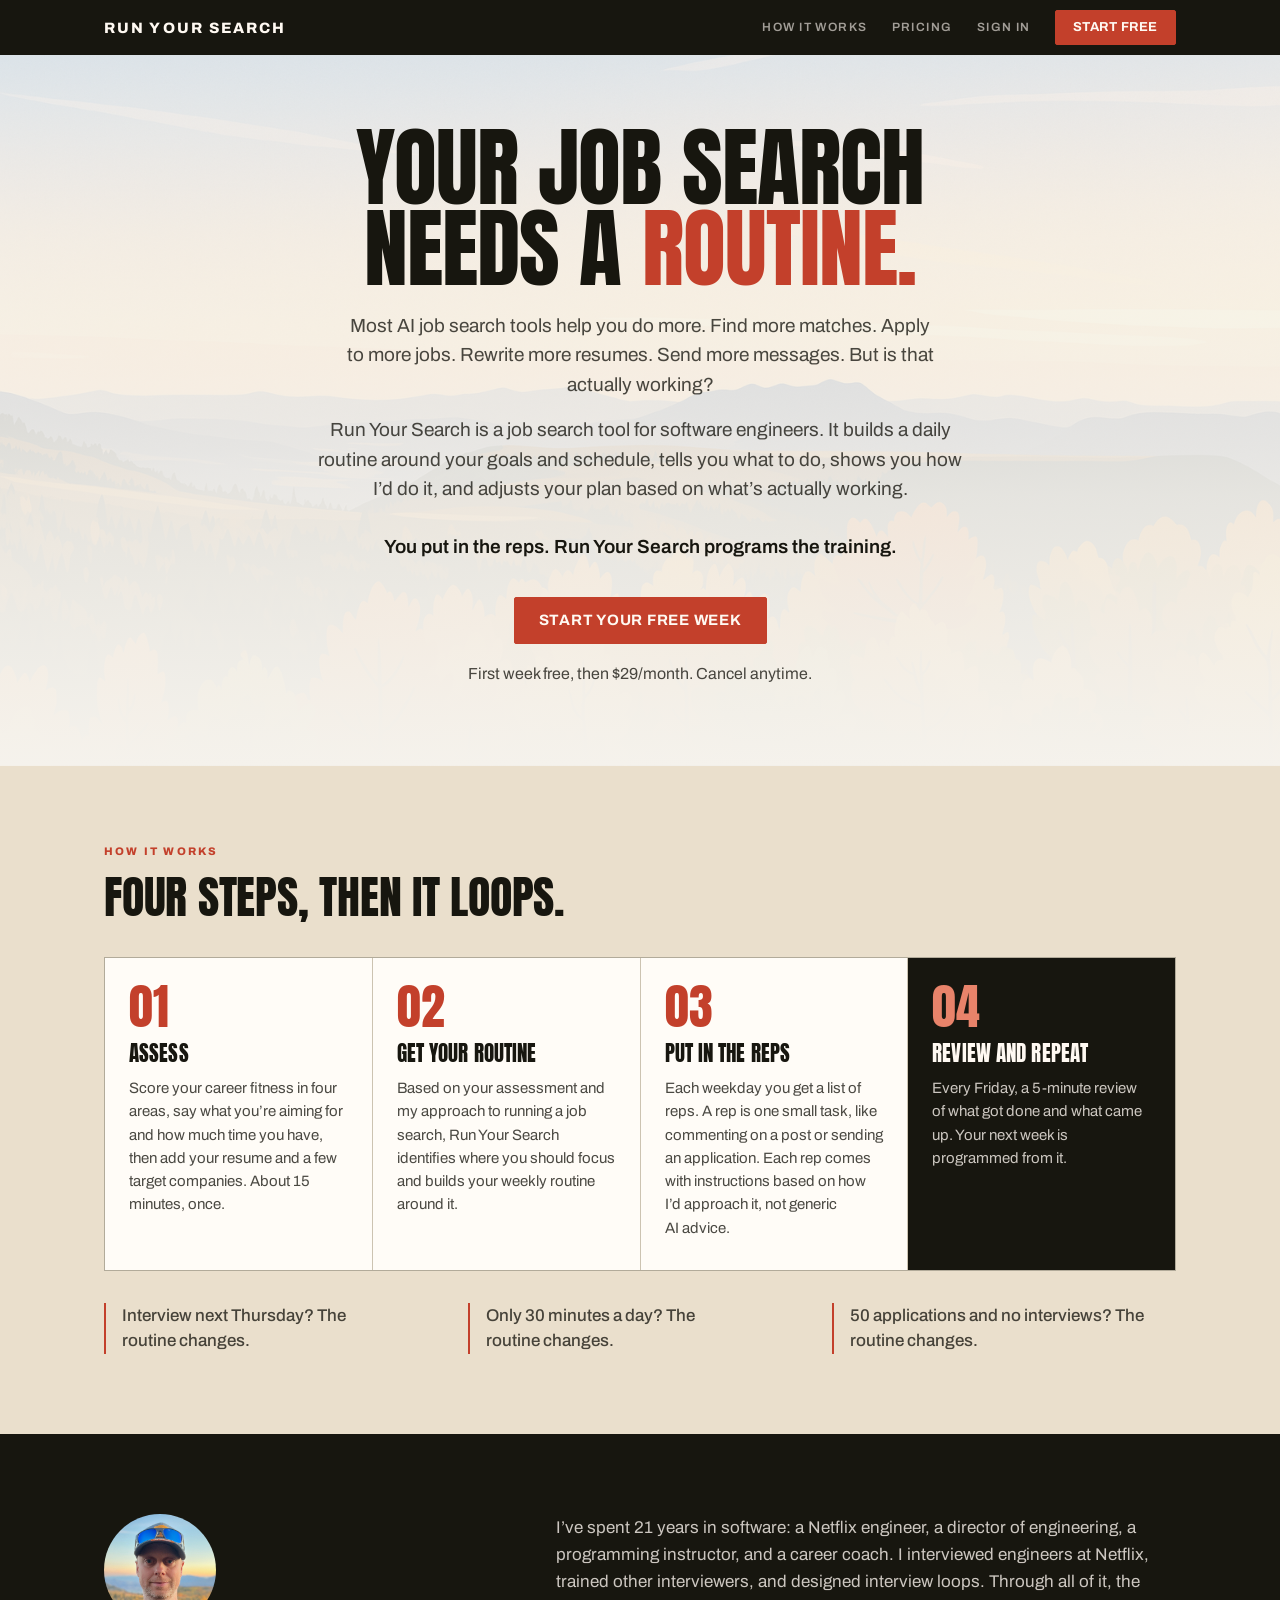
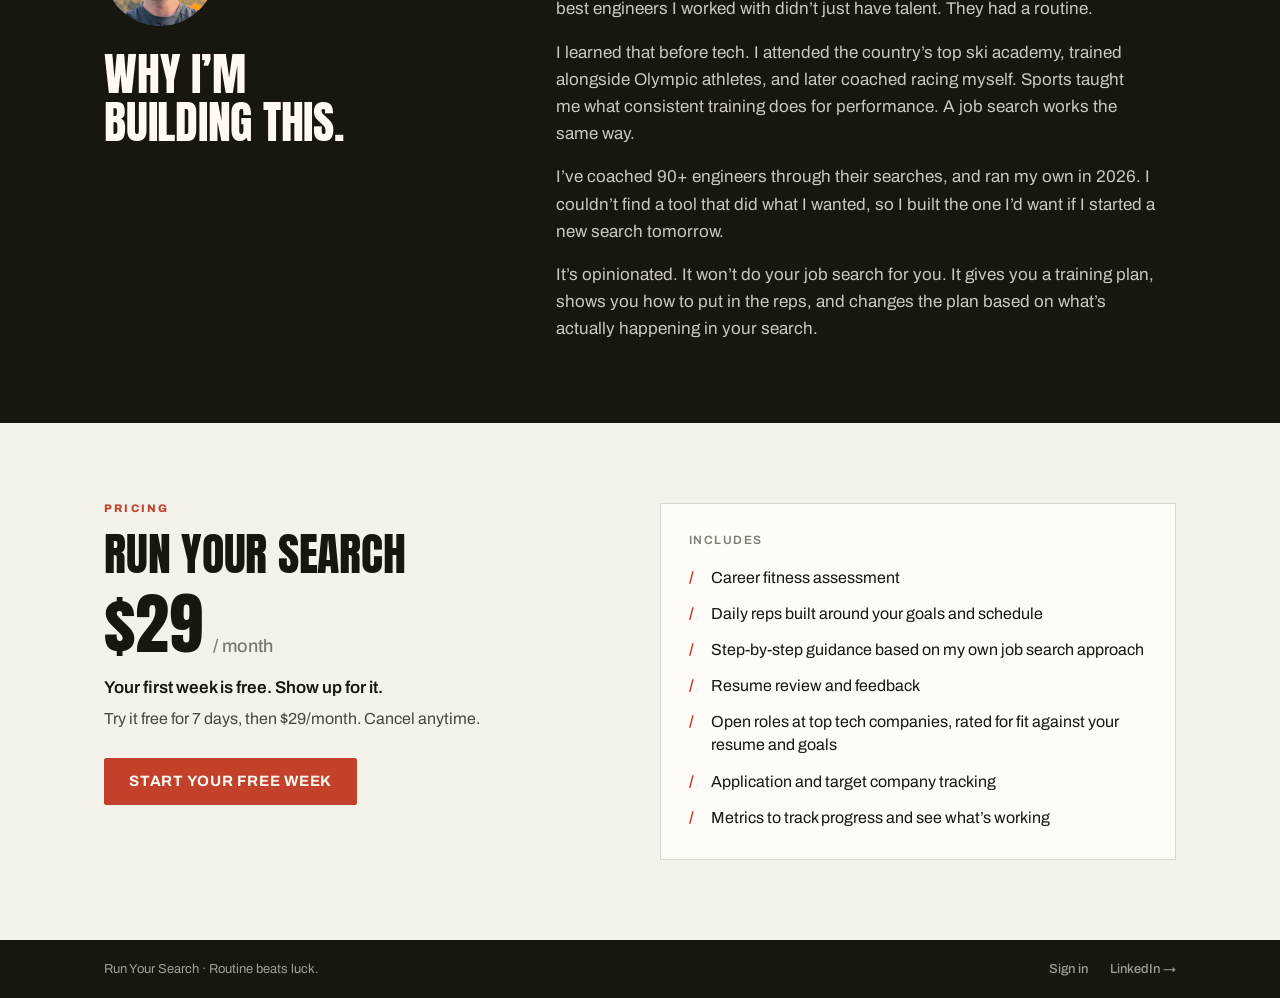
<file: index.html>
<!DOCTYPE html>
<html lang="en">
<head>
<meta charset="utf-8">
<meta name="viewport" content="width=device-width, initial-scale=1">
<title>Run Your Search: a job search training plan for software engineers</title>
<meta name="description" content="Most AI job search tools help you do more. Run Your Search gives you a few focused reps each weekday, built around your goal and your time. First week free.">
<meta name="theme-color" content="#F5F2EC">

<meta property="og:type" content="website">
<meta property="og:url" content="https://runyoursearch.com/">
<meta property="og:title" content="Run Your Search">
<meta property="og:description" content="Your job search needs a routine. A training plan for your job search, built for software engineers.">
<meta property="og:image" content="https://runyoursearch.com/assets/hero-background.png">

<link rel="preconnect" href="https://fonts.googleapis.com">
<link rel="preconnect" href="https://fonts.gstatic.com" crossorigin>
<link href="https://fonts.googleapis.com/css2?family=Archivo:ital,wght@0,400;0,500;0,600;0,700;0,800;1,400&family=Anton&display=swap" rel="stylesheet">
<link rel="stylesheet" href="styles.css">
<!-- Privacy-friendly analytics by Plausible -->
<script async src="https://plausible.io/js/pa-D6supC8hqmWU_9d-rQxN-.js"></script>
<script>
  window.plausible=window.plausible||function(){(plausible.q=plausible.q||[]).push(arguments)},plausible.init=plausible.init||function(i){plausible.o=i||{}};
  plausible.init()
</script>
</head>
<body>

<a class="skip-link" href="#top">Skip to content</a>

<header class="site-header">
  <div class="shell header-inner">
    <a class="wordmark" href="#top">Run Your Search</a>
    <nav class="header-nav" aria-label="Primary">
      <a class="nav-link nav-anchor" href="#how">How it works</a>
      <a class="nav-link nav-anchor" href="#pricing">Pricing</a>
      <!-- <a class="nav-link nav-anchor" href="#faq">FAQ</a> -->
      <a class="nav-link" href="https://app.runyoursearch.com/login">Sign in</a>
      <a class="btn btn-sm" href="https://app.runyoursearch.com/signup">Start free</a>
    </nav>
  </div>
</header>

<main>

  <!-- Hero -->
  <section class="hero" id="top">
    <div class="shell hero-inner">
      <div class="hero-copy">
        <h1 class="display h1">Your job search needs a <span class="accent">routine.</span></h1>
        <p class="lede">Most AI job search tools help you do more. Find more matches. Apply to more jobs. Rewrite more resumes. Send more messages. But is that actually working?</p>
        <p class="lede">Run Your Search is a job search tool for software engineers. It builds a daily routine around your goals and schedule, tells you what to do, shows you how I&rsquo;d do it, and adjusts your plan based on what&rsquo;s actually working.</p>
        <p class="lede lede-strong">You put in the reps. Run Your Search programs the training.</p>
        <div class="cta-row">
          <a class="btn" href="https://app.runyoursearch.com/signup">Start Your Free Week</a>
        </div>
        <p class="fine-print">First week free, then $29/month. Cancel anytime.</p>
      </div>
    </div>
  </section>

  <!-- How it works -->
  <section class="band band-sand" id="how">
    <div class="shell">
      <div class="section-head">
        <div>
          <p class="eyebrow">How it works</p>
          <h2 class="display h2">Four steps, then it loops.</h2>
        </div>
      </div>
      <ol class="hairline-grid steps">
        <li class="cell step">
          <p class="step-num">01</p>
          <h3 class="display h3">Assess</h3>
          <p class="cell-body">Score your career fitness in four areas, say what you&rsquo;re aiming for and how much time you have, then add your resume and a few target companies. About 15 minutes, once.</p>
        </li>
        <li class="cell step">
          <p class="step-num">02</p>
          <h3 class="display h3">Get your routine</h3>
          <p class="cell-body">Based on your assessment and my approach to running a job search, Run Your Search identifies where you should focus and builds your weekly routine around it.</p>
        </li>
        <li class="cell step">
          <p class="step-num">03</p>
          <h3 class="display h3">Put in the reps</h3>
          <p class="cell-body">Each weekday you get a list of reps. A rep is one small task, like commenting on a post or sending an application. Each rep comes with instructions based on how I&rsquo;d approach it, not generic AI advice.</p>
        </li>
        <li class="cell cell-ink step">
          <p class="step-num">04</p>
          <h3 class="display h3">Review and repeat</h3>
          <p class="cell-body">Every Friday, a 5-minute review of what got done and what came up. Your next week is programmed from it.</p>
        </li>
      </ol>
      <div class="callouts">
        <p class="rule-note">Interview next Thursday? The routine changes.</p>
        <p class="rule-note">Only 30 minutes a day? The routine changes.</p>
        <p class="rule-note">50 applications and no interviews? The routine changes.</p>
      </div>
    </div>
  </section>

  <!-- Why Dan -->
  <section class="band band-ink" id="about">
    <div class="shell bio">
      <div class="bio-head">
        <img class="why-photo" src="assets/dan.jpeg" alt="Dan Johnson" width="800" height="800" loading="lazy">
        <h2 class="display h2 balance">Why I&rsquo;m building this.</h2>
      </div>
      <div class="prose">
        <p>I&rsquo;ve spent 21 years in software: a Netflix engineer, a director of engineering, a programming instructor, and a career coach. I interviewed engineers at Netflix, trained other interviewers, and designed interview loops. Through all of it, the best engineers I worked with didn&rsquo;t just have talent. They had a routine.</p>
        <p>I learned that before tech. I attended the country&rsquo;s top ski academy, trained alongside Olympic athletes, and later coached racing myself. Sports taught me what consistent training does for performance. A job search works the same way.</p>
        <p>I&rsquo;ve coached 90+ engineers through their searches, and ran my own in 2026. I couldn&rsquo;t find a tool that did what I wanted, so I built the one I&rsquo;d want if I started a new search tomorrow.</p>
        <p>It&rsquo;s opinionated. It won&rsquo;t do your job search for you. It gives you a training plan, shows you how to put in the reps, and changes the plan based on what&rsquo;s actually happening in your search.</p>
      </div>
    </div>
  </section>

  <!-- Pricing -->
  <section class="band" id="pricing">
    <div class="shell">
      <div class="split">
        <div>
          <p class="eyebrow">Pricing</p>
          <h2 class="display h2">Run Your Search</h2>
          <p class="price-block"><span class="display price-num">$29</span><span class="price-per">/ month</span></p>
          <p class="price-why">Your first week is free. Show up for it.</p>
          <p class="section-lede price-note">Try it free for 7 days, then $29/month. Cancel anytime.</p>
          <a class="btn" href="https://app.runyoursearch.com/signup">Start Your Free Week</a>
        </div>
        <div class="includes-card">
          <p class="card-label card-label-lg">Includes</p>
          <ul class="list list-slash">
            <li><span class="marker" aria-hidden="true">/</span><span>Career fitness assessment</span></li>
            <li><span class="marker" aria-hidden="true">/</span><span>Daily reps built around your goals and schedule</span></li>
            <li><span class="marker" aria-hidden="true">/</span><span>Step-by-step guidance based on my own job search approach</span></li>
            <li><span class="marker" aria-hidden="true">/</span><span>Resume review and feedback</span></li>
            <li><span class="marker" aria-hidden="true">/</span><span>Open roles at top tech companies, rated for fit against your resume and goals</span></li>
            <li><span class="marker" aria-hidden="true">/</span><span>Application and target company tracking</span></li>
            <li><span class="marker" aria-hidden="true">/</span><span>Metrics to track progress and see what&rsquo;s working</span></li>
          </ul>
        </div>
      </div>
    </div>
  </section>

  <!-- FAQ -->
  <!--
  <section class="band band-sand" id="faq">
    <div class="shell">
      <p class="eyebrow">FAQ</p>
      <h2 class="display h2">Questions, answered.</h2>
      <div class="faq-list">
        <details class="faq-item">
          <summary>Who is this for?<span class="faq-icon" aria-hidden="true"></span></summary>
          <div class="faq-answer">
            <p>Software engineers looking for their next role, whether you&rsquo;re employed and looking quietly or searching full time. It works best if you want a plan and you&rsquo;re willing to put in the reps.</p>
          </div>
        </details>
        <details class="faq-item">
          <summary>How much time do I need?<span class="faq-icon" aria-hidden="true"></span></summary>
          <div class="faq-answer">
            <p>You choose how much time you have each day, up to two hours. Your routine is built around that time. Less time means fewer reps, not more pressure.</p>
          </div>
        </details>
        <details class="faq-item">
          <summary>Will it apply to jobs or write messages for me?<span class="faq-icon" aria-hidden="true"></span></summary>
          <div class="faq-answer">
            <p>No. Run Your Search tells you what to do and shows you how I&rsquo;d do it, but you do the work. The goal is to help you stand out for what makes you different, not generate the same applications and messages as everyone else.</p>
          </div>
        </details>
        <details class="faq-item">
          <summary>What happens when I get an interview?<span class="faq-icon" aria-hidden="true"></span></summary>
          <div class="faq-answer">
            <p>Add it, and your week shifts toward it. Interview prep moves to the front, the day before gets focused, and the rest of the routine stays light until it&rsquo;s done.</p>
          </div>
        </details>
        <details class="faq-item">
          <summary>What happens after I sign up?<span class="faq-icon" aria-hidden="true"></span></summary>
          <div class="faq-answer">
            <p>You create an account and start onboarding right away. It takes about 15 minutes and pushes you to think about where you really are in your career and your search. At the end you get your first week of reps. You can change any answer later in Settings.</p>
          </div>
        </details>
        <details class="faq-item">
          <summary>Is there a yearly plan?<span class="faq-icon" aria-hidden="true"></span></summary>
          <div class="faq-answer">
            <p>No. I don&rsquo;t want you using this for a year. The goal is a few months of reps, an offer, and then you&rsquo;re done.</p>
          </div>
        </details>
      </div>
    </div>
  </section>
  -->


</main>

<footer class="site-footer">
  <div class="shell footer-inner">
    <p class="footer-tagline">Run Your Search &middot; Routine beats luck.</p>
    <nav class="footer-links" aria-label="Footer">
      <a class="footer-link" href="https://app.runyoursearch.com/login">Sign in</a>
      <a class="footer-link" href="https://www.linkedin.com/in/danielljohnson/">LinkedIn &rarr;</a>
    </nav>
  </div>
</footer>

</body>
</html>
</file>
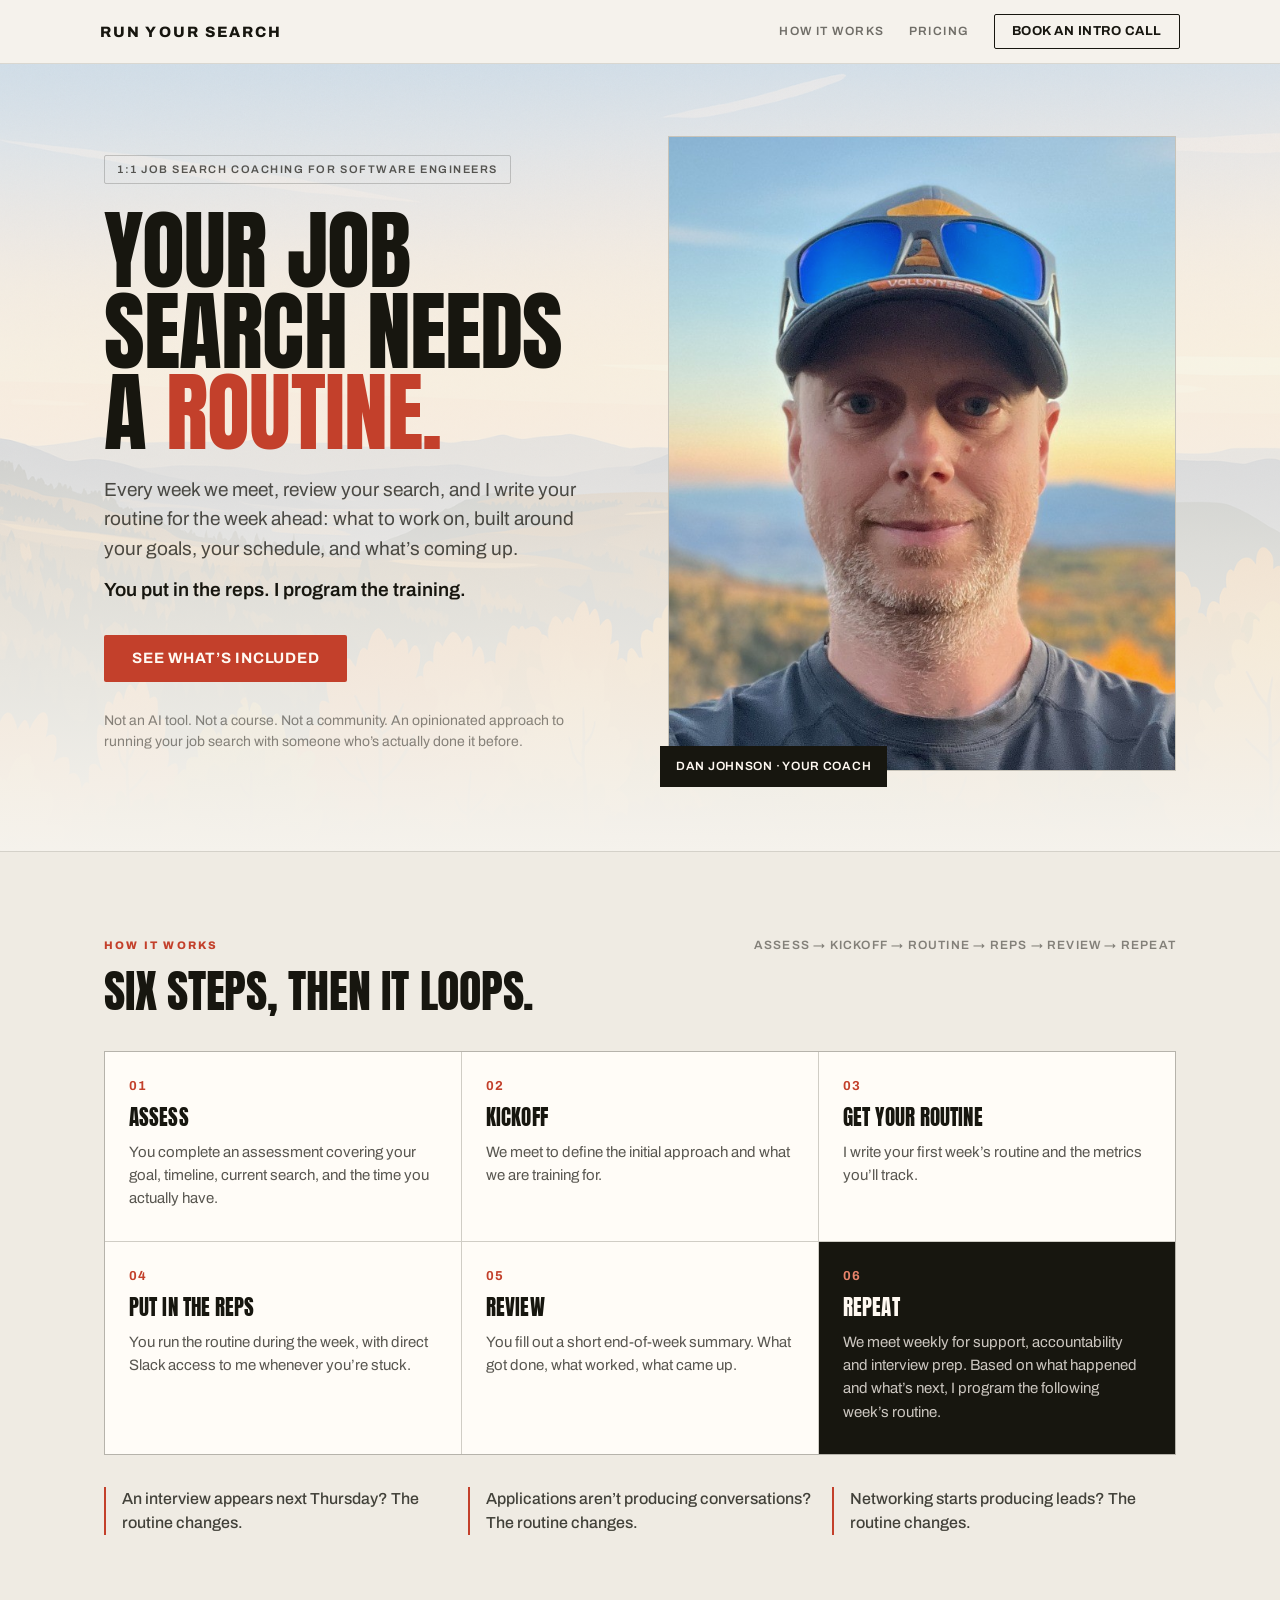
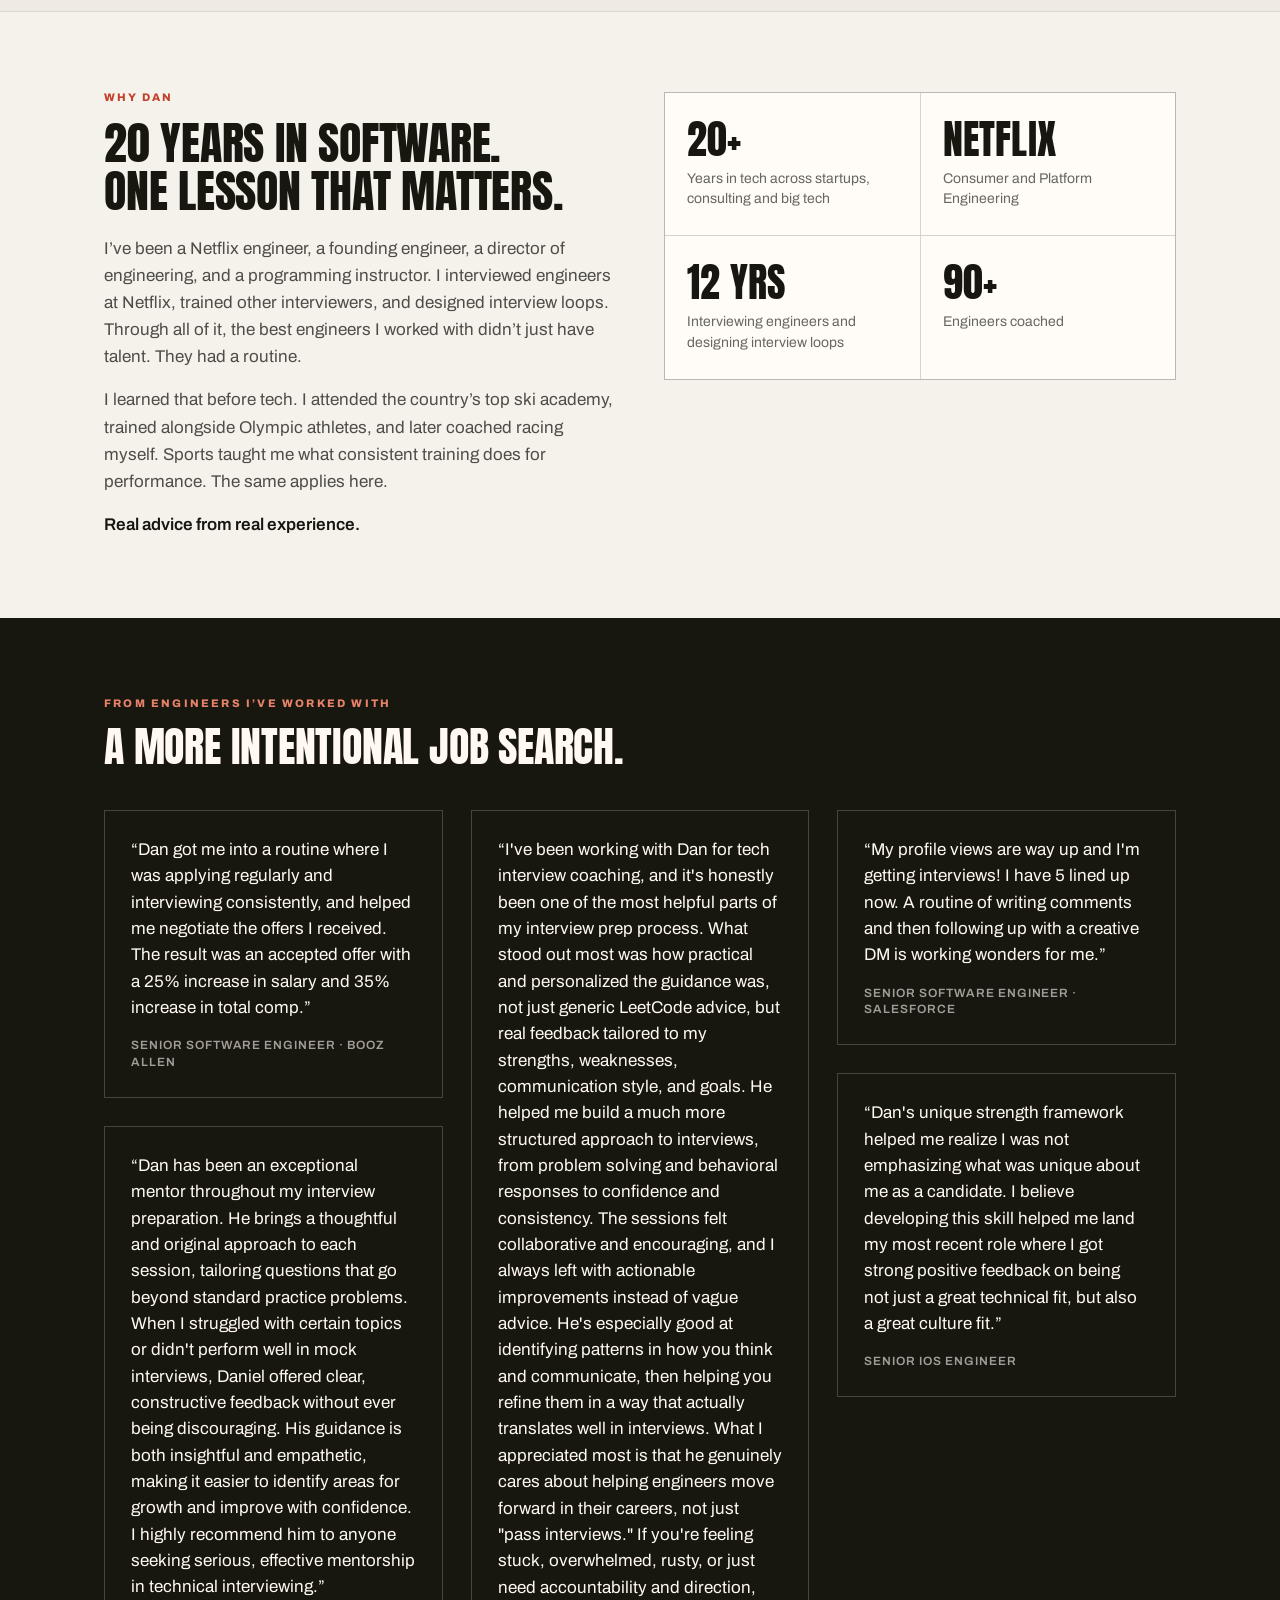
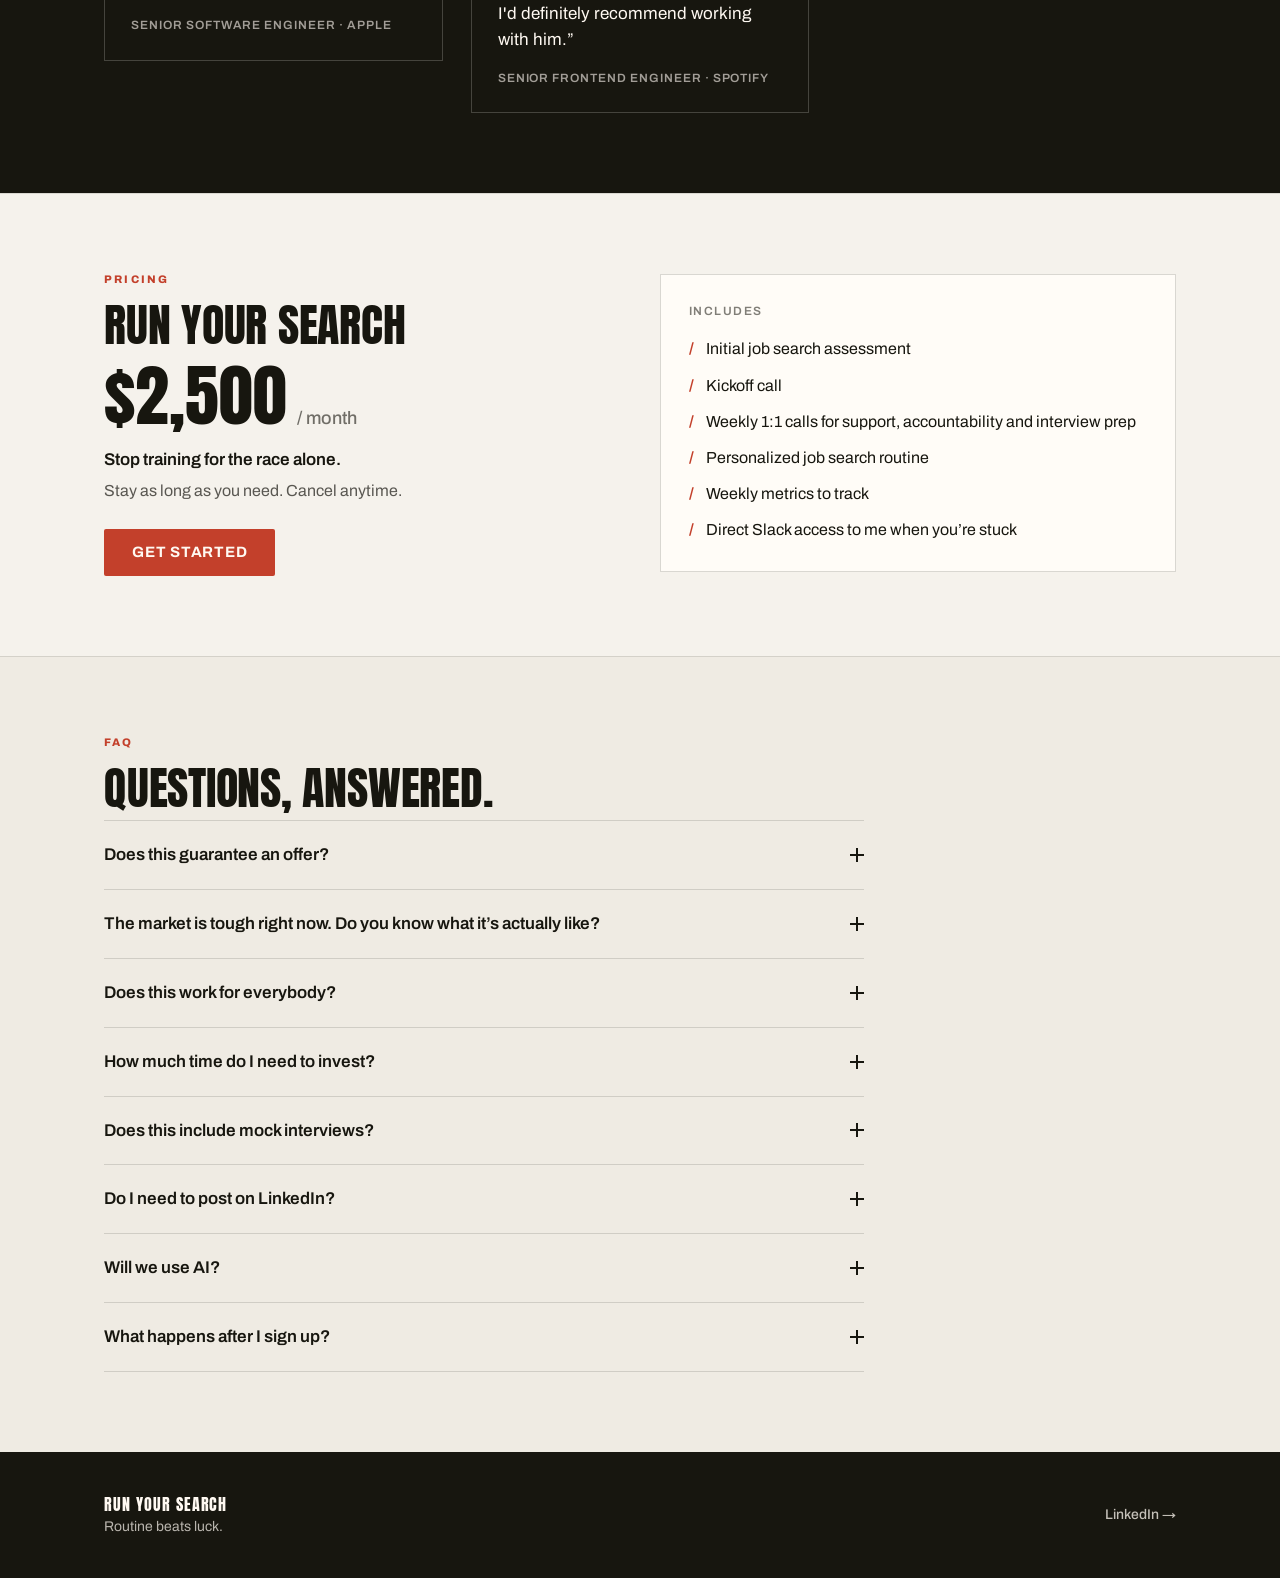
<file: coaching.html>
<!DOCTYPE html>
<html lang="en">
<head>
<meta charset="utf-8">
<meta name="viewport" content="width=device-width, initial-scale=1">
<title>Run Your Search: 1:1 job search coaching for software engineers</title>
<meta name="description" content="Every week we meet, review your job search, and I write you a specific routine for what to work on next. 1:1 coaching for software engineers.">
<meta name="theme-color" content="#F5F2EC">

<meta property="og:type" content="website">
<meta property="og:url" content="https://runyoursearch.com/">
<meta property="og:title" content="Run Your Search">
<meta property="og:description" content="Your job search needs a routine. 1:1 job search coaching for software engineers.">
<meta property="og:image" content="https://runyoursearch.com/assets/hero-background.png">

<link rel="preconnect" href="https://fonts.googleapis.com">
<link rel="preconnect" href="https://fonts.gstatic.com" crossorigin>
<link href="https://fonts.googleapis.com/css2?family=Archivo:ital,wght@0,400;0,500;0,600;0,700;0,800;1,400&family=Anton&display=swap" rel="stylesheet">
<link rel="stylesheet" href="coaching.css">
<!-- Privacy-friendly analytics by Plausible -->
<script async src="https://plausible.io/js/pa-D6supC8hqmWU_9d-rQxN-.js"></script>
<script>
  window.plausible=window.plausible||function(){(plausible.q=plausible.q||[]).push(arguments)},plausible.init=plausible.init||function(i){plausible.o=i||{}};
  plausible.init()
</script>
</head>
<body>

<a class="skip-link" href="#top">Skip to content</a>

<header class="site-header">
  <div class="shell header-inner">
    <a class="wordmark" href="#top">Run Your Search</a>
    <nav class="header-nav" aria-label="Primary">
      <a class="nav-link" href="#how">How it works</a>
      <a class="nav-link" href="#pricing">Pricing</a>
      <a class="btn btn-sm btn-outline" href="https://calendly.com/danielljohnson/intro"><span class="btn-long">Book an </span>Intro Call</a>
    </nav>
  </div>
</header>

<main>

  <!-- Hero -->
  <section class="hero" id="top">
    <div class="shell hero-inner">
      <div class="hero-copy">
        <p class="pill">1:1 job search coaching for software engineers</p>
        <h1 class="display h1">Your job search needs a <span class="accent">routine.</span></h1>
        <p class="lede">Every week we meet, review your search, and I write your routine for the week ahead: what to work on, built around your goals, your schedule, and what&rsquo;s coming up.</p>
        <p class="lede lede-strong">You put in the reps. I program the training.</p>
        <div class="cta-row">
          <a class="btn" href="#pricing">See What&rsquo;s Included</a>
        </div>
        <p class="fine-print">Not an AI tool. Not a course. Not a community. An opinionated approach to running your job search with someone who&rsquo;s actually done it before.</p>
      </div>

      <figure class="portrait">
        <div class="portrait-frame">
          <img src="assets/dan.jpeg" alt="Dan Johnson" width="800" height="800" loading="eager">
        </div>
        <figcaption class="portrait-chip">Dan Johnson &middot; your coach</figcaption>
      </figure>
    </div>
  </section>

  <!-- How it works -->
  <section class="band band-tint" id="how">
    <div class="shell">
      <div class="section-head">
        <div>
          <p class="eyebrow">How it works</p>
          <h2 class="display h2">Six steps, then it loops.</h2>
        </div>
        <p class="step-summary">Assess &rarr; Kickoff &rarr; Routine &rarr; Reps &rarr; Review &rarr; Repeat</p>
      </div>

      <ol class="hairline-grid steps">
        <li class="cell step">
          <p class="step-num">01</p>
          <h3 class="display h3">Assess</h3>
          <p class="cell-body">You complete an assessment covering your goal, timeline, current search, and the time you actually have.</p>
        </li>
        <li class="cell step">
          <p class="step-num">02</p>
          <h3 class="display h3">Kickoff</h3>
          <p class="cell-body">We meet to define the initial approach and what we are training for.</p>
        </li>
        <li class="cell step">
          <p class="step-num">03</p>
          <h3 class="display h3">Get your routine</h3>
          <p class="cell-body">I write your first week&rsquo;s routine and the metrics you&rsquo;ll track.</p>
        </li>
        <li class="cell step">
          <p class="step-num">04</p>
          <h3 class="display h3">Put in the reps</h3>
          <p class="cell-body">You run the routine during the week, with direct Slack access to me whenever you&rsquo;re stuck.</p>
        </li>
        <li class="cell step">
          <p class="step-num">05</p>
          <h3 class="display h3">Review</h3>
          <p class="cell-body">You fill out a short end-of-week summary. What got done, what worked, what came up.</p>
        </li>
        <li class="cell cell-ink step">
          <p class="step-num">06</p>
          <h3 class="display h3">Repeat</h3>
          <p class="cell-body">We meet weekly for support, accountability and interview prep. Based on what happened and what&rsquo;s next, I program the following week&rsquo;s routine.</p>
        </li>
      </ol>

      <div class="callouts">
        <p class="rule-note">An interview appears next Thursday? The routine changes.</p>
        <p class="rule-note">Applications aren&rsquo;t producing conversations? The routine changes.</p>
        <p class="rule-note">Networking starts producing leads? The routine changes.</p>
      </div>
    </div>
  </section>

  <!-- Why Dan -->
  <section class="band band-hairline" id="about">
    <div class="shell">
      <div class="split split-wide">
        <div>
          <p class="eyebrow">Why Dan</p>
          <h2 class="display h2 balance">20 years in software. One lesson that matters.</h2>
          <div class="prose">
            <p>I&rsquo;ve been a Netflix engineer, a founding engineer, a director of engineering, and a programming instructor. I interviewed engineers at Netflix, trained other interviewers, and designed interview loops. Through all of it, the best engineers I worked with didn&rsquo;t just have talent. They had a routine.</p>
            <p>I learned that before tech. I attended the country&rsquo;s top ski academy, trained alongside Olympic athletes, and later coached racing myself. Sports taught me what consistent training does for performance. The same applies here.</p>
            <p class="prose-strong">Real advice from real experience.</p>
          </div>
        </div>

        <dl class="hairline-grid stats">
          <div class="cell stat">
            <dt class="display stat-num">20+</dt>
            <dd class="stat-label">Years in tech across startups, consulting and big tech</dd>
          </div>
          <div class="cell stat">
            <dt class="display stat-num">Netflix</dt>
            <dd class="stat-label">Consumer and Platform Engineering</dd>
          </div>
          <div class="cell stat">
            <dt class="display stat-num">12 yrs</dt>
            <dd class="stat-label">Interviewing engineers and designing interview loops</dd>
          </div>
          <div class="cell stat">
            <dt class="display stat-num">90+</dt>
            <dd class="stat-label">Engineers coached</dd>
          </div>
        </dl>
      </div>
    </div>
  </section>

  <!-- Testimonials -->
  <section class="band band-ink">
    <div class="shell">
      <p class="eyebrow eyebrow-peach">From engineers I&rsquo;ve worked with</p>
      <h2 class="display h2 h2-quotes">A more intentional job search.</h2>
      <div class="quote-grid">
        <figure class="quote">
          <blockquote>&ldquo;Dan got me into a routine where I was applying regularly and interviewing consistently, and helped me negotiate the offers I received. The result was an accepted offer with a 25% increase in salary and 35% increase in total comp.&rdquo;</blockquote>
          <figcaption>Senior Software Engineer &middot; Booz Allen</figcaption>
        </figure>
        <figure class="quote">
          <blockquote>&ldquo;Dan has been an exceptional mentor throughout my interview preparation. He brings a thoughtful and original approach to each session, tailoring questions that go beyond standard practice problems. When I struggled with certain topics or didn't perform well in mock interviews, Daniel offered clear, constructive feedback without ever being discouraging. His guidance is both insightful and empathetic, making it easier to identify areas for growth and improve with confidence. I highly recommend him to anyone seeking serious, effective mentorship in technical interviewing.&rdquo;</blockquote>
          <figcaption>Senior Software Engineer &middot; Apple</figcaption>
        </figure>
        <figure class="quote">
          <blockquote>&ldquo;I've been working with Dan for tech interview coaching, and it's honestly been one of the most helpful parts of my interview prep process. What stood out most was how practical and personalized the guidance was, not just generic LeetCode advice, but real feedback tailored to my strengths, weaknesses, communication style, and goals. He helped me build a much more structured approach to interviews, from problem solving and behavioral responses to confidence and consistency. The sessions felt collaborative and encouraging, and I always left with actionable improvements instead of vague advice. He's especially good at identifying patterns in how you think and communicate, then helping you refine them in a way that actually translates well in interviews. What I appreciated most is that he genuinely cares about helping engineers move forward in their careers, not just "pass interviews." If you're feeling stuck, overwhelmed, rusty, or just need accountability and direction, I'd definitely recommend working with him.&rdquo;</blockquote>
          <figcaption>Senior Frontend Engineer &middot; Spotify</figcaption>
        </figure>
        <figure class="quote">
          <blockquote>&ldquo;My profile views are way up and I'm getting interviews! I have 5 lined up now. A routine of writing comments and then following up with a creative DM is working wonders for me.&rdquo;</blockquote>
          <figcaption>Senior Software Engineer &middot; Salesforce</figcaption>
        </figure>
        <figure class="quote">
          <blockquote>&ldquo;Dan's unique strength framework helped me realize I was not emphasizing what was unique about me as a candidate. I believe developing this skill helped me land my most recent role where I got strong positive feedback on being not just a great technical fit, but also a great culture fit.&rdquo;</blockquote>
          <figcaption>Senior iOS Engineer</figcaption>
        </figure>
      </div>
    </div>
  </section>

  <!-- Pricing -->
  <section class="band band-hairline" id="pricing">
    <div class="shell">
      <div class="split">
        <div>
          <p class="eyebrow">Pricing</p>
          <h2 class="display h2">Run Your Search</h2>
          <p class="price-block"><span class="display price-num">$2,500</span><span class="price-per">/ month</span></p>
          <p class="price-why">Stop training for the race alone.</p>
          <p class="section-lede price-note">Stay as long as you need. Cancel anytime.</p>
          <a class="btn" href="https://buy.stripe.com/00w28qauU1jm35C9FYbfO0d">Get Started</a>
        </div>

        <div class="includes-card">
          <p class="card-label card-label-lg">Includes</p>
          <ul class="list list-slash">
            <li><span class="marker" aria-hidden="true">/</span><span>Initial job search assessment</span></li>
            <li><span class="marker" aria-hidden="true">/</span><span>Kickoff call</span></li>
            <li><span class="marker" aria-hidden="true">/</span><span>Weekly 1:1 calls for support, accountability and interview prep</span></li>
            <li><span class="marker" aria-hidden="true">/</span><span>Personalized job search routine</span></li>
            <li><span class="marker" aria-hidden="true">/</span><span>Weekly metrics to track</span></li>
            <li><span class="marker" aria-hidden="true">/</span><span>Direct Slack access to me when you&rsquo;re stuck</span></li>
          </ul>
        </div>
      </div>
    </div>
  </section>

  <!-- FAQ -->
  <section class="band band-tint" id="faq">
    <div class="shell">
      <p class="eyebrow">FAQ</p>
      <h2 class="display h2">Questions, answered.</h2>

      <div class="faq-list">
        <details class="faq-item">
          <summary>Does this guarantee an offer?<span class="faq-icon" aria-hidden="true"></span></summary>
          <div class="faq-answer">
            <p>I guarantee progress on metrics we define together if you follow the routine. No coach can promise an offer. I&rsquo;ll do everything I can to set you up for success, but at the end of the day it&rsquo;s on you to perform in interviews and get offers. A fitness coach doesn&rsquo;t guarantee you&rsquo;ll win. They make sure you&rsquo;re as ready as you can be on race day.</p>
          </div>
        </details>
        <details class="faq-item">
          <summary>The market is tough right now. Do you know what it&rsquo;s actually like?<span class="faq-icon" aria-hidden="true"></span></summary>
          <div class="faq-answer">
            <p>Yes. I ran my own job search in 2026 after a short career break. I had a 62% hit rate from applications to interviews, and my resume was largely not a factor. I know how companies are running interviews right now, and I&rsquo;ve helped a few of them design AI-based interviews.</p>
          </div>
        </details>
        <details class="faq-item">
          <summary>Does this work for everybody?<span class="faq-icon" aria-hidden="true"></span></summary>
          <div class="faq-answer">
            <p>No. There are some situations that I don&rsquo;t think I can help enough with, like early-career engineering roles and short visa timelines. I can recommend other coaches who focus on those.</p>
          </div>
        </details>
        <details class="faq-item">
          <summary>How much time do I need to invest?<span class="faq-icon" aria-hidden="true"></span></summary>
          <div class="faq-answer">
            <p>Less than you&rsquo;d think. The assessment asks how much time you actually have, and the routine is built to fit it. Most people put in 30 minutes to 2 hours a day and get more out of it than hours of cold applications.</p>
          </div>
        </details>
        <details class="faq-item">
          <summary>Does this include mock interviews?<span class="faq-icon" aria-hidden="true"></span></summary>
          <div class="faq-answer">
            <p>Yes. When you have interviews coming up, the weekly 1:1 becomes interview prep: mock technical and behavioral rounds with someone who&rsquo;s been on the other side of the table. I interviewed engineers at Netflix and was a hiring manager for many years before that, so you&rsquo;ll get feedback from an interviewer&rsquo;s point of view.</p>
          </div>
        </details>
        <details class="faq-item">
          <summary>Do I need to post on LinkedIn?<span class="faq-icon" aria-hidden="true"></span></summary>
          <div class="faq-answer">
            <p>Building an online presence is one of the highest-ROI things you can do in a search, and starting conversations on LinkedIn is where it begins. I went from no social media experience to 10k followers in a year. If I can do it, so can you, and I&rsquo;ll show you how.</p>
          </div>
        </details>
        <details class="faq-item">
          <summary>Will we use AI?<span class="faq-icon" aria-hidden="true"></span></summary>
          <div class="faq-answer">
            <p>Only for sourcing jobs and checking for typos. Many popular job search platforms use AI for everything, and it hurts more searches than it helps. My goal is to help you stand out and be known for what makes you different, not blend in with everyone else using AI for applications.</p>
          </div>
        </details>
        <details class="faq-item">
          <summary>What happens after I sign up?<span class="faq-icon" aria-hidden="true"></span></summary>
          <div class="faq-answer">
            <p>You&rsquo;ll get an email from me within a day with the assessment and a link to schedule your kickoff. Your first routine follows the kickoff.</p>
          </div>
        </details>
      </div>
    </div>
  </section>
</main>

<footer class="site-footer">
  <div class="shell footer-inner">
    <div class="footer-brand">
      <p class="display footer-wordmark">Run Your Search</p>
      <p class="footer-tagline">Routine beats luck.</p>
    </div>
    <nav class="footer-links" aria-label="Footer">
      <a class="footer-link" href="https://www.linkedin.com/in/danielljohnson/">LinkedIn &rarr;</a>
    </nav>
  </div>
</footer>

</body>
</html>
</file>
<file: styles.css>
/* ==========================================================================
   Run Your Search — marketing site
   Tokens ➝ base ➝ layout primitives ➝ components ➝ sections
   ========================================================================== */

/* --- Tokens -------------------------------------------------------------- */

:root {
  /* Color */
  --paper:      #F5F2EC;
  --sand:       #EADFCC;
  --surface:    #FFFCF7;
  --ink:        #17160F;
  --cream:      #FFF9F2;
  --accent:     #C3402B;
  --peach:      #E8836A;
  /* Two text tones per background: body copy and small print. */
  --ink-body:    rgba(23, 22, 15, .78);
  --ink-muted:   rgba(23, 22, 15, .55);
  --cream-body:  rgba(255, 249, 242, .78);
  --cream-muted: rgba(255, 249, 242, .6);

  --hairline:        rgba(23, 22, 15, .12);
  --hairline-strong: rgba(23, 22, 15, .14);
  --hairline-card:   rgba(23, 22, 15, .16);
  --hairline-cream:  rgba(255, 249, 242, .2);

  /* Type */
  --font-body:    Archivo, system-ui, -apple-system, "Segoe UI", sans-serif;
  --font-display: Anton, Impact, var(--font-body);

  /* Layout */
  --shell:    1120px;
  --gutter:   24px;
  --radius:   2px;
  --section-y: 80px;
}

/* --- Base ---------------------------------------------------------------- */

*,
*::before,
*::after { box-sizing: border-box; }

html {
  scroll-behavior: smooth;
}

body {
  margin: 0;
  background: var(--paper);
  color: var(--ink);
  font: 400 16px/1.55 var(--font-body);
  -webkit-font-smoothing: antialiased;
  -moz-osx-font-smoothing: grayscale;
}

img { display: block; max-width: 100%; }

a {
  color: var(--accent);
  text-decoration: none;
  transition: color .16s ease, background-color .16s ease;
}

a:hover { color: var(--ink); }

h1,
h2,
h3,
p,
blockquote,
figure,
dl,
dd,
ol,
ul { margin: 0; }

ol,
ul { padding: 0; list-style: none; }

:focus-visible {
  outline: 2px solid var(--accent);
  outline-offset: 3px;
}

.skip-link {
  position: absolute;
  left: -9999px;
  top: 0;
  z-index: 100;
  padding: 12px 18px;
  background: var(--ink);
  color: var(--cream);
  font: 700 13px/1 var(--font-body);
  letter-spacing: .04em;
  text-transform: uppercase;
}

.skip-link:focus { left: 0; color: var(--cream); }

@media (prefers-reduced-motion: reduce) {
  html { scroll-behavior: auto; }

  * { transition-duration: .01ms !important; }
}

/* --- Layout primitives --------------------------------------------------- */

.shell {
  max-width: var(--shell);
  margin: 0 auto;
  padding-left: var(--gutter);
  padding-right: var(--gutter);
}

.band > .shell {
  padding-top: var(--section-y);
  padding-bottom: var(--section-y);
}

.band-hairline { border-top: 1px solid var(--hairline); }

.band-sand { background: var(--sand); }

.band-ink {
  background: var(--ink);
  color: var(--cream);
}

.split {
  display: grid;
  grid-template-columns: repeat(auto-fit, minmax(300px, 1fr));
  gap: 40px;
  align-items: start;
}

/* 1px hairline grid: the wrapper's background shows through the gaps. */
.hairline-grid {
  display: grid;
  gap: 1px;
  background: var(--hairline-strong);
  border: 1px solid var(--hairline-strong);
}
.hairline-grid .cell { background: var(--surface); }
.hairline-grid .cell-ink { background: var(--ink); color: var(--cream); }

/* --- Type utilities ------------------------------------------------------ */

/* Anton is reserved for short, punchy display text — never full sentences. */

.display {
  font-family: var(--font-display);
  font-weight: 400;
  text-transform: uppercase;
}

.h1 {
  font-size: clamp(46px, 7vw, 88px);
  line-height: .92;
  letter-spacing: -.01em;
  text-wrap: balance;
}

.h2 {
  font-size: clamp(30px, 3.6vw, 46px);
  line-height: 1.04;
  letter-spacing: -.005em;
}

.h3 {
  font-size: 21px;
  line-height: 1.15;
  letter-spacing: .005em;
}

.balance { text-wrap: balance; }

.accent { color: var(--accent); }

.wordmark {
  min-width: 0;
  font: 800 15px/1.2 var(--font-body);
  letter-spacing: .14em;
  text-transform: uppercase;
  color: var(--ink);
}

.wordmark:hover { color: var(--accent); }

.eyebrow {
  margin-bottom: 16px;
  font: 800 11px/1 var(--font-body);
  letter-spacing: .2em;
  text-transform: uppercase;
  color: var(--accent);
}

.section-lede {
  max-width: 40em;
  font-size: 17px;
  line-height: 1.6;
  color: var(--ink-body);
  text-wrap: pretty;
}

.h2 + .section-lede { margin-top: 16px; }

/* --- Buttons ------------------------------------------------------------- */

.btn {
  display: inline-block;
  padding: 15px 24px;
  background: var(--accent);
  color: var(--cream);
  border: 1px solid var(--accent);
  border-radius: var(--radius);
  font: 700 15px/1 var(--font-body);
  letter-spacing: .05em;
  text-transform: uppercase;
}
.btn:hover,
.btn:focus-visible {
  background: var(--ink);
  border-color: var(--ink);
  color: var(--cream);
}

.btn-sm {
  padding: 10px 17px;
  font-size: 13px;
  letter-spacing: .04em;
}


/* --- Header -------------------------------------------------------------- */

.site-header {
  position: sticky;
  top: 0;
  z-index: 20;
  background: var(--ink);
}

/* Black like the footer, so the header reads apart from the paper hero. */
.site-header .wordmark { color: var(--cream); }
.site-header .wordmark:hover { color: var(--peach); }

.site-header .btn:hover,
.site-header .btn:focus-visible {
  background: var(--cream);
  border-color: var(--cream);
  color: var(--ink);
}

.header-inner {
  display: flex;
  flex-wrap: wrap;
  align-items: center;
  justify-content: space-between;
  gap: 10px 16px;
  padding-top: 10px;
  padding-bottom: 10px;
}

.header-nav {
  display: flex;
  flex-wrap: wrap;
  align-items: center;
  gap: 8px 24px;
}

.nav-link {
  font: 600 12px/1.2 var(--font-body);
  letter-spacing: .12em;
  text-transform: uppercase;
  color: var(--cream-muted);
}
.nav-link:hover,
.nav-link:focus-visible { color: var(--cream); }

[id] { scroll-margin-top: 64px; }

/* --- Hero ---------------------------------------------------------------- */

.hero {
  position: relative;
  background-image:
    linear-gradient(180deg,
      rgba(245, 242, 236, .65) 0%,
      rgba(245, 242, 236, .92) 62%,
      var(--paper) 100%),
    url("assets/hero-background.png");
  background-size: cover;
  background-position: center;
}

.hero-inner {
  display: grid;
  grid-template-columns: repeat(auto-fit, minmax(300px, 1fr));
  gap: 56px;
  align-items: center;
  padding-top: 72px;
  padding-bottom: 80px;
}

.h1 { margin-bottom: 22px; }



.lede {
  margin-bottom: 16px;
  max-width: 34em;
  font-size: clamp(17px, 1.5vw, 19px);
  line-height: 1.55;
  color: var(--ink-body);
  text-wrap: pretty;
}

.lede-strong {
  margin-top: 28px;
  margin-bottom: 36px;
  font-weight: 600;
  color: var(--ink);
}

.cta-row {
  display: flex;
  flex-wrap: wrap;
  align-items: center;
  gap: 16px;
}

.fine-print {
  margin-top: 28px;
  font-size: 14px;
  line-height: 1.5;
  color: var(--ink-muted);
}

/* --- How it works -------------------------------------------------------- */

.section-head {
  display: flex;
  flex-wrap: wrap;
  align-items: baseline;
  justify-content: space-between;
  gap: 16px;
  margin-bottom: 36px;
}

/* Fixed column counts (rather than auto-fit) so the four cells always fill
   complete rows; a leftover slot would show the hairline backdrop as a
   large empty block. */
.steps { grid-template-columns: 1fr; }

@media (min-width: 560px) {
  .steps { grid-template-columns: repeat(2, 1fr); }
}

@media (min-width: 960px) {
  .steps { grid-template-columns: repeat(4, 1fr); }
}

.step {
  display: flex;
  flex-direction: column;
  gap: 12px;
  padding: 28px 24px 30px;
}

.step-num {
  font: 400 48px/.9 var(--font-display);
  color: var(--accent);
}
.cell-ink .step-num { color: var(--peach); }

.cell-body {
  font-size: 15px;
  line-height: 1.55;
  color: var(--ink-body);
  text-wrap: pretty;
}
.cell-ink .cell-body { color: var(--cream-body); }

.callouts {
  display: grid;
  grid-template-columns: repeat(auto-fit, minmax(240px, 1fr));
  gap: 20px;
  margin-top: 32px;
}

.rule-note {
  padding-left: 16px;
  border-left: 2px solid var(--accent);
  font: 500 17px/1.5 var(--font-body);
  color: var(--ink-body);
  text-wrap: pretty;
}

/* --- Lists and cards ------------------------------------------------------ */

.card-label {
  margin-bottom: 10px;
  font: 600 11px/1 var(--font-body);
  letter-spacing: .14em;
  text-transform: uppercase;
  color: var(--ink-muted);
}

.card-label-lg {
  margin-bottom: 20px;
  font-size: 12px;
  letter-spacing: .12em;
}

.list {
  display: flex;
  flex-direction: column;
  gap: 13px;
  font-size: 16px;
  line-height: 1.45;
}
.list li { display: flex; gap: 12px; }
.list .marker { flex: none; width: 10px; font-weight: 700; }

.list-slash .marker { color: var(--accent); }

/* --- Pricing ------------------------------------------------------------- */

.price-block {
  display: flex;
  align-items: baseline;
  gap: 10px;
  margin: 12px 0 18px;
}

.price-num {
  font-size: clamp(48px, 6vw, 68px);
  line-height: 1;
}

.price-per {
  font: 500 18px/1 var(--font-body);
  color: var(--ink-muted);
}

.price-why {
  margin-bottom: 6px;
  max-width: 32em;
  font: 600 17px/1.5 var(--font-body);
}

.price-note {
  margin-bottom: 26px;
  max-width: 32em;
  font-size: 16px;
  line-height: 1.55;
  color: var(--ink-body);
}

.includes-card {
  padding: 30px 28px;
  background: var(--surface);
  border: 1px solid var(--hairline-card);
}

/* --- FAQ ------------------------------------------------------------------ */

.faq-list {
  max-width: 860px;
  margin-top: 28px;
}

.faq-item { border-bottom: 1px solid var(--hairline-strong); }
.faq-item:first-child { border-top: 1px solid var(--hairline-strong); }

.faq-item summary {
  display: flex;
  align-items: center;
  justify-content: space-between;
  gap: 20px;
  padding: 22px 0;
  font: 600 17px/1.4 var(--font-body);
  color: var(--ink);
  cursor: pointer;
  list-style: none;
}
.faq-item summary::-webkit-details-marker { display: none; }
.faq-item summary:hover { color: var(--accent); }

/* Plus/minus drawn from two bars; the vertical one collapses when open. */
.faq-icon {
  position: relative;
  flex: none;
  width: 14px;
  height: 14px;
}
.faq-icon::before,
.faq-icon::after {
  content: "";
  position: absolute;
  top: 50%;
  left: 50%;
  background: currentColor;
  transform: translate(-50%, -50%);
  transition: transform .18s ease;
}
.faq-icon::before { width: 14px; height: 2px; }
.faq-icon::after { width: 2px; height: 14px; }
.faq-item[open] .faq-icon::after { transform: translate(-50%, -50%) scaleY(0); }

.faq-answer {
  max-width: 40em;
  padding-bottom: 22px;
  font-size: 15px;
  line-height: 1.6;
  color: var(--ink-body);
}
.faq-answer p { text-wrap: pretty; }

/* --- Why section ------------------------------------------------------------- */

.prose {
  display: flex;
  flex-direction: column;
  gap: 16px;
  max-width: 36em;
  font-size: 17px;
  line-height: 1.6;
  color: var(--ink-body);
}

.prose p { text-wrap: pretty; }

.bio {
  display: grid;
  grid-template-columns: 1fr;
  gap: 28px;
}

@media (min-width: 860px) {
  .bio {
    grid-template-columns: minmax(0, 1fr) minmax(0, 1.6fr);
    gap: 64px;
    align-items: start;
  }
}

/* --- Footer -------------------------------------------------------------- */

.site-footer {
  background: var(--ink);
  color: var(--cream-muted);
}

.footer-inner {
  display: flex;
  flex-wrap: wrap;
  align-items: center;
  justify-content: space-between;
  gap: 8px 20px;
  padding-top: 20px;
  padding-bottom: 20px;
}

.footer-tagline { font-size: 13px; line-height: 1.4; }

.footer-links {
  display: flex;
  flex-wrap: wrap;
  gap: 22px;
  font: 500 13px/1.4 var(--font-body);
}

.footer-link { color: var(--cream-muted); }

.footer-link:hover,
.footer-link:focus-visible { color: var(--cream); }

/* --- Narrow viewports ---------------------------------------------------- */

@media (max-width: 600px) {
  :root {
    --gutter: 20px;
    --section-y: 60px;
  }

  /* Phones get just the wordmark and Sign in; the hero's button is the CTA. */
  .nav-anchor,
  .site-header .btn { display: none; }

  .header-inner {
    flex-wrap: nowrap;
    padding-top: 16px;
    padding-bottom: 16px;
  }
  .site-header .wordmark,
  .nav-link { white-space: nowrap; }


  .section-head { margin-bottom: 28px; }

  .hero-inner {
    gap: 44px;
    padding-top: 52px;
    padding-bottom: 64px;
  }
}

/* --- Centered single-column layout ---------------------------------------- */

.hero-copy {
  max-width: 720px;
  margin: 0 auto;
  text-align: center;
}

.hero-copy .lede { margin-left: auto; margin-right: auto; }

.hero-copy .cta-row { justify-content: center; }

.band-ink .prose { color: var(--cream-body); }

.band-ink .h2 { color: var(--cream); }

.hero-copy .cta-row + .fine-print {
  margin-top: 18px;
  font-size: 16px;
  color: var(--ink-body);
}

.why-photo {
  width: 112px;
  height: 112px;
  margin: 0 0 24px;
  border-radius: 50%;
  object-fit: cover;
}
</file>
<file: coaching.css>
/* ==========================================================================
   Run Your Search — marketing site
   Tokens ➝ base ➝ layout primitives ➝ components ➝ sections
   ========================================================================== */

/* --- Tokens -------------------------------------------------------------- */

:root {
  /* Color */
  --paper:      #F5F2EC;
  --paper-tint: #EFEBE3;
  --surface:    #FFFCF7;
  --ink:        #17160F;
  --cream:      #FFF9F2;
  --accent:     #C3402B;
  --peach:      #E8836A;

  --ink-80: rgba(23, 22, 15, .8);
  --ink-75: rgba(23, 22, 15, .75);
  --ink-72: rgba(23, 22, 15, .72);
  --ink-70: rgba(23, 22, 15, .7);
  --ink-65: rgba(23, 22, 15, .65);
  --ink-60: rgba(23, 22, 15, .6);
  --ink-50: rgba(23, 22, 15, .5);

  --cream-78: rgba(255, 249, 242, .78);
  --cream-75: rgba(255, 249, 242, .75);
  --cream-70: rgba(255, 249, 242, .7);
  --cream-60: rgba(255, 249, 242, .6);

  --hairline:        rgba(23, 22, 15, .12);
  --hairline-strong: rgba(23, 22, 15, .14);
  --hairline-card:   rgba(23, 22, 15, .16);
  --hairline-pill:   rgba(23, 22, 15, .2);
  --hairline-cream:  rgba(255, 249, 242, .2);

  /* Type */
  --font-body:    Archivo, system-ui, -apple-system, "Segoe UI", sans-serif;
  --font-display: Anton, Impact, var(--font-body);

  /* Layout */
  --shell:    1120px;
  --gutter:   24px;
  --radius:   2px;
  --section-y: 80px;
}

/* --- Base ---------------------------------------------------------------- */

*,
*::before,
*::after { box-sizing: border-box; }

html {
  scroll-behavior: smooth;
  /* Keep anchored sections clear of the sticky header. */
  scroll-padding-top: 72px;
}

body {
  margin: 0;
  background: var(--paper);
  color: var(--ink);
  font: 400 16px/1.55 var(--font-body);
  -webkit-font-smoothing: antialiased;
  -moz-osx-font-smoothing: grayscale;
}

img { display: block; max-width: 100%; }

a {
  color: var(--accent);
  text-decoration: none;
  transition: color .16s ease, background-color .16s ease;
}
a:hover { color: var(--ink); }

h1, h2, h3, p, blockquote, figure, dl, dd, ol, ul { margin: 0; }
ol, ul { padding: 0; list-style: none; }

:focus-visible {
  outline: 2px solid var(--accent);
  outline-offset: 3px;
}

.skip-link {
  position: absolute;
  left: -9999px;
  top: 0;
  z-index: 100;
  padding: 12px 18px;
  background: var(--ink);
  color: var(--cream);
  font: 700 13px/1 var(--font-body);
  letter-spacing: .04em;
  text-transform: uppercase;
}
.skip-link:focus { left: 0; color: var(--cream); }

@media (prefers-reduced-motion: reduce) {
  html { scroll-behavior: auto; }
  * { transition-duration: .01ms !important; }
}

/* --- Layout primitives --------------------------------------------------- */

.shell {
  max-width: var(--shell);
  margin: 0 auto;
  padding-left: var(--gutter);
  padding-right: var(--gutter);
}

.band > .shell {
  padding-top: var(--section-y);
  padding-bottom: var(--section-y);
}

.band-hairline { border-top: 1px solid var(--hairline); }

.band-tint {
  border-top: 1px solid var(--hairline);
  background: var(--paper-tint);
}

.band-ink {
  background: var(--ink);
  color: var(--cream);
}

.split {
  display: grid;
  grid-template-columns: repeat(auto-fit, minmax(300px, 1fr));
  gap: 40px;
  align-items: start;
}
.split-wide { gap: 48px; }

/* 1px hairline grid: the wrapper's background shows through the gaps. */
.hairline-grid {
  display: grid;
  gap: 1px;
  background: var(--hairline-strong);
  border: 1px solid var(--hairline-strong);
}
.hairline-grid .cell { background: var(--surface); }
.hairline-grid .cell-ink { background: var(--ink); color: var(--cream); }

/* --- Type utilities ------------------------------------------------------ */

/* Anton is reserved for short, punchy display text — never full sentences. */
.display {
  font-family: var(--font-display);
  font-weight: 400;
  text-transform: uppercase;
}

.h1 {
  font-size: clamp(46px, 7vw, 88px);
  line-height: .92;
  letter-spacing: -.01em;
  text-wrap: balance;
}

.h2 {
  font-size: clamp(30px, 3.6vw, 46px);
  line-height: 1.04;
  letter-spacing: -.005em;
}

.h3 {
  font-size: 21px;
  line-height: 1.15;
  letter-spacing: .005em;
}

.balance { text-wrap: balance; }
.accent  { color: var(--accent); }

.eyebrow {
  margin-bottom: 16px;
  font: 800 11px/1 var(--font-body);
  letter-spacing: .2em;
  text-transform: uppercase;
  color: var(--accent);
}
.eyebrow-peach { color: var(--peach); }

.section-lede {
  max-width: 40em;
  font-size: 17px;
  line-height: 1.6;
  color: var(--ink-72);
  text-wrap: pretty;
}

/* --- Buttons ------------------------------------------------------------- */

.btn {
  display: inline-block;
  padding: 16px 28px;
  background: var(--accent);
  color: var(--cream);
  border-radius: var(--radius);
  font: 700 15px/1 var(--font-body);
  letter-spacing: .05em;
  text-transform: uppercase;
}
.btn:hover,
.btn:focus-visible {
  background: var(--ink);
  color: var(--cream);
}

.btn-sm {
  padding: 11px 18px;
  font-size: 13px;
  letter-spacing: .04em;
}

.btn-outline {
  background: transparent;
  color: var(--ink);
  border: 1px solid var(--ink);
  padding: 10px 17px;
}
.btn-outline:hover,
.btn-outline:focus-visible {
  background: var(--ink);
  color: var(--cream);
}

/* --- Header -------------------------------------------------------------- */

.site-header {
  position: sticky;
  top: 0;
  z-index: 20;
  background: rgba(245, 242, 236, .94);
  backdrop-filter: blur(8px);
  -webkit-backdrop-filter: blur(8px);
  border-bottom: 1px solid var(--hairline);
}

.header-inner {
  display: flex;
  flex-wrap: wrap;
  align-items: center;
  justify-content: space-between;
  gap: 10px 16px;
  padding: 14px 20px;
}

.wordmark {
  min-width: 0;
  font: 800 15px/1.2 var(--font-body);
  letter-spacing: .14em;
  text-transform: uppercase;
  color: var(--ink);
}
.wordmark:hover { color: var(--accent); }

.header-nav {
  display: flex;
  flex-wrap: wrap;
  align-items: center;
  gap: 8px 24px;
}

.nav-link {
  font: 600 12px/1.2 var(--font-body);
  letter-spacing: .12em;
  text-transform: uppercase;
  color: var(--ink-60);
}
.nav-link:hover,
.nav-link:focus-visible { color: var(--accent); }

/* --- Hero ---------------------------------------------------------------- */

.hero {
  position: relative;
  background-image:
    linear-gradient(180deg,
      rgba(245, 242, 236, .55) 0%,
      rgba(245, 242, 236, .88) 62%,
      var(--paper) 100%),
    url("assets/hero-background.png");
  background-size: cover;
  background-position: center;
}

.hero-inner {
  display: grid;
  grid-template-columns: repeat(auto-fit, minmax(300px, 1fr));
  gap: 56px;
  align-items: center;
  padding-top: 72px;
  padding-bottom: 80px;
}

.pill {
  display: inline-flex;
  align-items: center;
  gap: 8px;
  margin-bottom: 26px;
  padding: 6px 12px;
  border: 1px solid var(--hairline-pill);
  border-radius: var(--radius);
  font: 600 11px/1.35 var(--font-body);
  letter-spacing: .14em;
  text-transform: uppercase;
  color: var(--ink-70);
}

.h1 { margin-bottom: 22px; }

.lede {
  margin-bottom: 12px;
  max-width: 34em;
  font-size: clamp(17px, 1.5vw, 19px);
  line-height: 1.55;
  color: var(--ink-75);
  text-wrap: pretty;
}

.lede-strong {
  margin-bottom: 30px;
  font-weight: 600;
  color: var(--ink);
}

.cta-row {
  display: flex;
  flex-wrap: wrap;
  align-items: center;
  gap: 16px;
}

.fine-print {
  margin-top: 28px;
  font-size: 14px;
  line-height: 1.5;
  color: var(--ink-50);
}

.portrait { position: relative; }

.portrait-frame {
  aspect-ratio: 4 / 5;
  background: #E4DFD5;
  border: 1px solid var(--hairline-strong);
  overflow: hidden;
}
.portrait-frame img {
  width: 100%;
  height: 100%;
  object-fit: cover;
  filter: saturate(.92);
}

.portrait-chip {
  position: absolute;
  left: -8px;
  bottom: -16px;
  padding: 12px 16px;
  background: var(--ink);
  color: var(--cream);
  font: 600 12px/1.4 var(--font-body);
  letter-spacing: .06em;
  text-transform: uppercase;
}

/* --- How it works -------------------------------------------------------- */

#how > .shell {
  padding-top: 84px;
  padding-bottom: 76px;
}

.section-head {
  display: flex;
  flex-wrap: wrap;
  align-items: baseline;
  justify-content: space-between;
  gap: 16px;
  margin-bottom: 36px;
}

.step-summary {
  font: 600 12px/1.5 var(--font-body);
  letter-spacing: .1em;
  text-transform: uppercase;
  color: var(--ink-50);
}

/* Fixed column counts (rather than auto-fit) so the six cells always fill
   complete rows — a leftover slot would show the hairline backdrop as a
   large empty block. */
.steps { grid-template-columns: 1fr; }

@media (min-width: 560px) {
  .steps { grid-template-columns: repeat(2, 1fr); }
}

@media (min-width: 900px) {
  .steps { grid-template-columns: repeat(3, 1fr); }
}

.step {
  display: flex;
  flex-direction: column;
  gap: 12px;
  padding: 28px 24px 30px;
}

.step-num {
  font: 700 13px/1 var(--font-body);
  letter-spacing: .1em;
  color: var(--accent);
}
.cell-ink .step-num { color: var(--peach); }

.cell-body {
  font-size: 15px;
  line-height: 1.55;
  color: var(--ink-72);
  text-wrap: pretty;
}
.cell-ink .cell-body { color: var(--cream-78); }

.callouts {
  display: grid;
  grid-template-columns: repeat(auto-fit, minmax(240px, 1fr));
  gap: 20px;
  margin-top: 32px;
}

.rule-note {
  padding-left: 16px;
  border-left: 2px solid var(--accent);
  font: 500 16px/1.5 var(--font-body);
  color: var(--ink-80);
  text-wrap: pretty;
}

/* --- Why Dan ------------------------------------------------------------- */

.prose {
  display: flex;
  flex-direction: column;
  gap: 16px;
  max-width: 36em;
  font-size: 17px;
  line-height: 1.6;
  color: var(--ink-75);
}
.prose p { text-wrap: pretty; }
.prose-strong {
  font-weight: 600;
  color: var(--ink);
}

.h2 + .prose { margin-top: 20px; }

/* Four tiles, always 2x2 — same reason as .steps above. */
.stats { grid-template-columns: repeat(2, 1fr); }

.stat { padding: 26px 22px; }

.stat-num {
  font-size: 40px;
  line-height: 1;
  letter-spacing: .005em;
}

.stat-label {
  margin-top: 10px;
  font-size: 14px;
  line-height: 1.45;
  color: var(--ink-65);
}

/* --- Testimonials -------------------------------------------------------- */

.h2-quotes {
  margin-bottom: 40px;
  max-width: 24em;
  font-size: clamp(28px, 3.4vw, 42px);
  line-height: 1.06;
}

/* Multi-column flow rather than a grid: quotes vary a lot in length, and a
   grid row stretches every card to match its tallest neighbor, wasting
   space next to short quotes. Columns pack each card under the shortest
   column instead, so a column of short quotes can hold more of them while
   a long quote gets its own space — and it keeps working as cards are
   added or removed. */
.quote-grid {
  column-width: 290px;
  column-gap: 28px;
}

.quote {
  display: flex;
  flex-direction: column;
  gap: 16px;
  margin: 0 0 28px;
  padding: 26px;
  border: 1px solid var(--hairline-cream);
  break-inside: avoid;
}

.quote blockquote {
  font-size: 17px;
  line-height: 1.55;
  color: var(--cream);
  text-wrap: pretty;
}

.quote figcaption {
  font: 600 12px/1.4 var(--font-body);
  letter-spacing: .08em;
  text-transform: uppercase;
  color: var(--cream-60);
}

.card-label {
  margin-bottom: 10px;
  font: 600 11px/1 var(--font-body);
  letter-spacing: .14em;
  text-transform: uppercase;
  color: var(--ink-50);
}

/* Checklist / bullet lists */
.list {
  display: flex;
  flex-direction: column;
  gap: 12px;
  font-size: 15px;
  line-height: 1.5;
}
.list li { display: flex; gap: 12px; }
.list .marker { font-weight: 700; }

.list-slash .marker { color: var(--accent); }

/* --- Pricing ------------------------------------------------------------- */

.price-block {
  display: flex;
  align-items: baseline;
  gap: 10px;
  margin: 12px 0 18px;
}

.price-num {
  font-size: clamp(48px, 6vw, 68px);
  line-height: 1;
  letter-spacing: 0;
}

.price-per {
  font: 500 18px/1 var(--font-body);
  color: var(--ink-60);
}

.price-why {
  margin-bottom: 6px;
  max-width: 32em;
  font: 600 17px/1.5 var(--font-body);
  color: var(--ink);
}

.price-note {
  margin-bottom: 26px;
  max-width: 32em;
  font-size: 16px;
  line-height: 1.55;
  color: var(--ink-70);
}

.includes-card {
  padding: 30px 28px;
  background: var(--surface);
  border: 1px solid var(--hairline-card);
}

.card-label-lg {
  margin-bottom: 20px;
  font-size: 12px;
  letter-spacing: .12em;
  color: rgba(23, 22, 15, .55);
}

.includes-card .list {
  gap: 13px;
  font-size: 16px;
  line-height: 1.45;
}

/* --- FAQ ------------------------------------------------------------------ */

.faq-list {
  max-width: 760px;
  margin-top: 8px;
}

.faq-item {
  border-bottom: 1px solid var(--hairline-strong);
}
.faq-item:first-child { border-top: 1px solid var(--hairline-strong); }

.faq-item summary {
  display: flex;
  align-items: center;
  justify-content: space-between;
  gap: 20px;
  padding: 22px 0;
  font: 600 17px/1.4 var(--font-body);
  color: var(--ink);
  cursor: pointer;
  list-style: none;
}
.faq-item summary::-webkit-details-marker { display: none; }
.faq-item summary:hover { color: var(--accent); }

/* Plus/minus indicator drawn from two bars rather than a webfont glyph, so
   it lines up the same in every browser; the vertical bar collapses to
   flatten the plus into a minus when the item is open. */
.faq-icon {
  position: relative;
  flex: none;
  width: 14px;
  height: 14px;
}
.faq-icon::before,
.faq-icon::after {
  content: "";
  position: absolute;
  top: 50%;
  left: 50%;
  background: currentColor;
  transform: translate(-50%, -50%);
  transition: transform .18s ease;
}
.faq-icon::before { width: 14px; height: 2px; }
.faq-icon::after { width: 2px; height: 14px; }
.faq-item[open] .faq-icon::after { transform: translate(-50%, -50%) scaleY(0); }

.faq-answer {
  max-width: 40em;
  padding-bottom: 22px;
  font-size: 15px;
  line-height: 1.6;
  color: var(--ink-72);
}
.faq-answer p { text-wrap: pretty; }

/* --- Footer -------------------------------------------------------------- */

.site-footer {
  background: var(--ink);
  color: var(--cream-70);
}

.footer-inner {
  display: flex;
  flex-wrap: wrap;
  align-items: center;
  justify-content: space-between;
  gap: 20px;
  padding-top: 44px;
  padding-bottom: 44px;
}

.footer-brand {
  display: flex;
  flex-direction: column;
  gap: 8px;
}

.footer-wordmark {
  font-size: 16px;
  line-height: 1;
  letter-spacing: .06em;
  color: var(--cream);
}

.footer-tagline { font-size: 14px; line-height: 1; }

.footer-links {
  display: flex;
  flex-wrap: wrap;
  gap: 22px;
  font: 500 14px/1 var(--font-body);
}

.footer-link { color: var(--cream-75); }
.footer-link:hover,
.footer-link:focus-visible { color: var(--cream); }

/* --- Narrow viewports ---------------------------------------------------- */

@media (max-width: 600px) {
  :root {
    --gutter: 20px;
    --section-y: 60px;
  }

  /* Wordmark and the full-length button can't share a row at phone widths,
     so drop the anchor links and shorten the button to "Intro Call". */
  .nav-link,
  .btn-long { display: none; }

  #how > .shell {
    padding-top: 64px;
    padding-bottom: 60px;
  }

  .hero-inner {
    gap: 44px;
    padding-top: 52px;
    padding-bottom: 64px;
  }

  /* The chip hangs off the frame's left edge; keep it inside the gutter. */
  .portrait-chip { left: 0; }

  .section-head { margin-bottom: 28px; }
}
</file>
